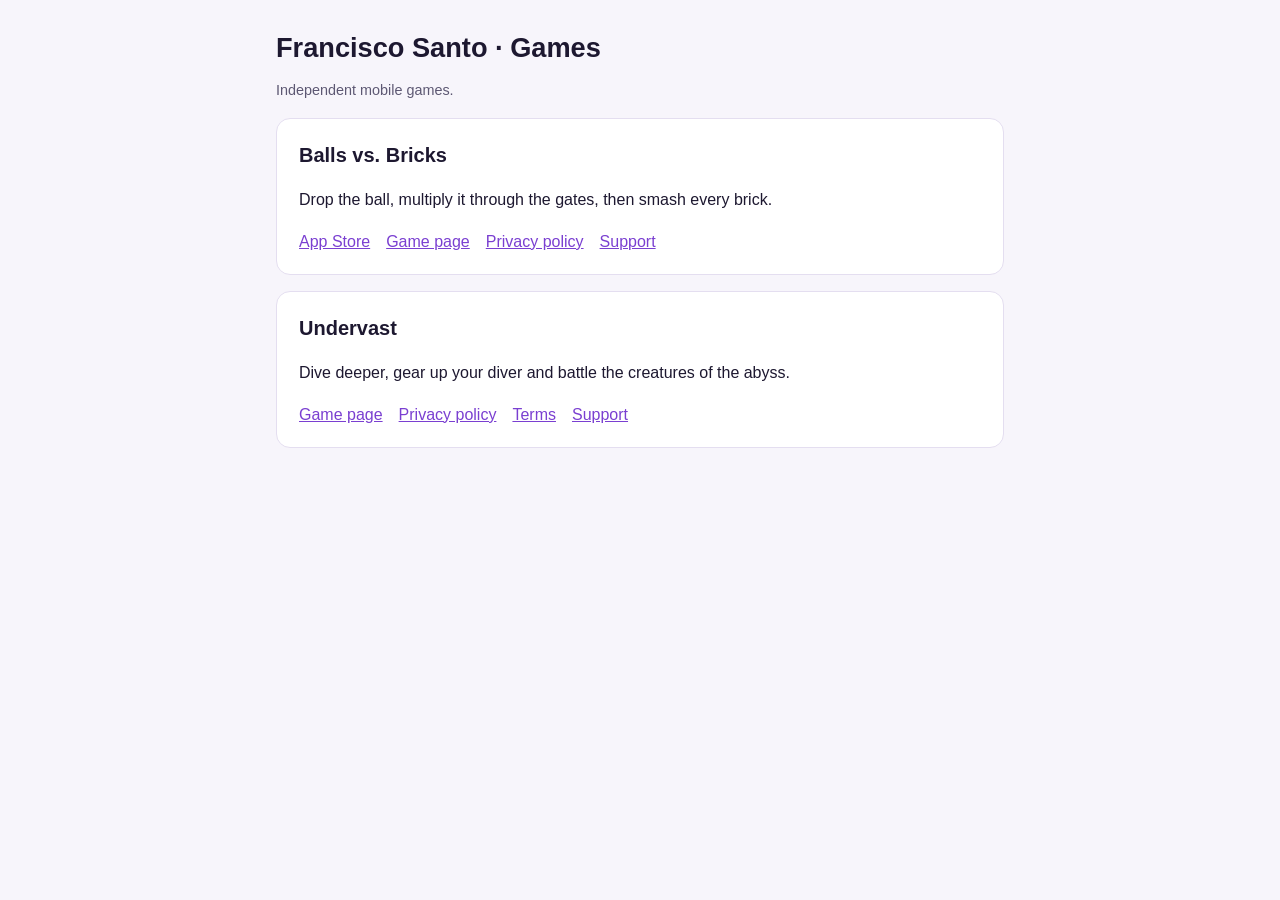
<file: index.html>
<!doctype html>
<html lang="en">
<head>
<meta charset="utf-8">
<meta name="viewport" content="width=device-width,initial-scale=1">
<title>Francisco Santo · Games</title>
<link rel="stylesheet" href="/style.css">
</head>
<body>
<main>
  <h1>Francisco Santo · Games</h1>
  <p class="dim">Independent mobile games.</p>
  <div class="card">
    <h2 style="margin-top:0">Balls vs. Bricks</h2>
    <p>Drop the ball, multiply it through the gates, then smash every brick.</p>
    <nav>
      <a href="https://apps.apple.com/app/id6814890436">App Store</a>
      <a href="/ballsxbricks/">Game page</a>
      <a href="/ballsxbricks/privacy.html">Privacy policy</a>
      <a href="/ballsxbricks/support.html">Support</a>
    </nav>
  </div>
  <div class="card">
    <h2 style="margin-top:0">Undervast</h2>
    <p>Dive deeper, gear up your diver and battle the creatures of the abyss.</p>
    <nav>
      <a href="/undervast/">Game page</a>
      <a href="/undervast/privacy.html#privacy">Privacy policy</a>
      <a href="/undervast/privacy.html#terms">Terms</a>
      <a href="/undervast/support.html">Support</a>
    </nav>
  </div>
</main>
</body>
</html>
</file>
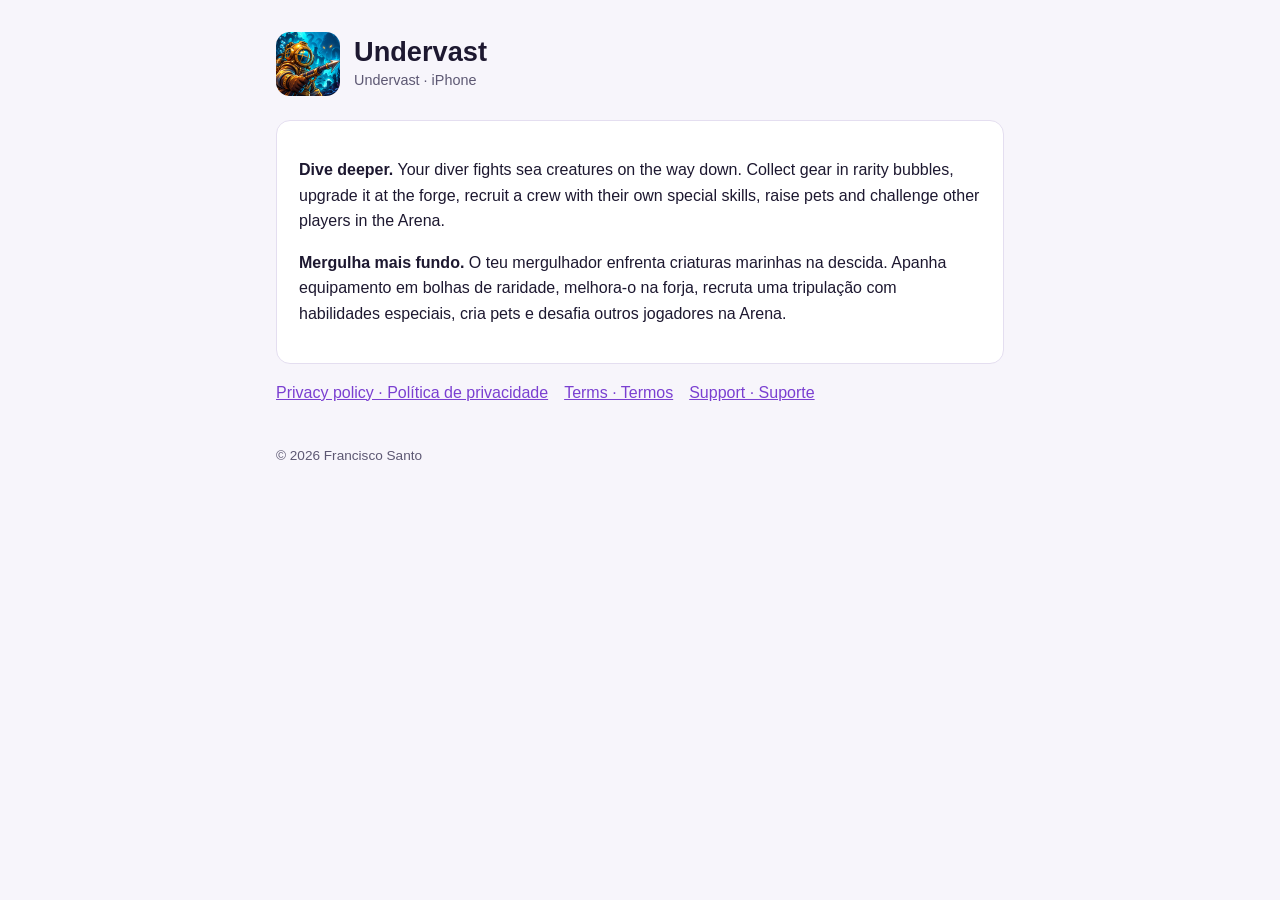
<file: undervast/index.html>
<!doctype html>
<html lang="en">
<head>
<meta charset="utf-8">
<meta name="viewport" content="width=device-width,initial-scale=1">
<title>Undervast</title>
<meta name="description" content="Undervast: dive into the deep, gear up your diver and battle sea creatures.">
<link rel="stylesheet" href="/style.css">
</head>
<body>
<main>
  <header>
    <img src="icon.png" alt="">
    <div>
      <h1>Undervast</h1>
      <div class="dim">Undervast · iPhone</div>
    </div>
  </header>
  <div class="card">
    <p><strong>Dive deeper.</strong> Your diver fights sea creatures on the way down. Collect
    gear in rarity bubbles, upgrade it at the forge, recruit a crew with their own special
    skills, raise pets and challenge other players in the Arena.</p>
    <p lang="pt"><strong>Mergulha mais fundo.</strong> O teu mergulhador enfrenta criaturas marinhas
    na descida. Apanha equipamento em bolhas de raridade, melhora-o na forja, recruta uma
    tripulação com habilidades especiais, cria pets e desafia outros jogadores na Arena.</p>
  </div>
  <nav>
    <a href="privacy.html#privacy">Privacy policy · Política de privacidade</a>
    <a href="privacy.html#terms">Terms · Termos</a>
    <a href="support.html">Support · Suporte</a>
  </nav>
  <footer>© 2026 Francisco Santo</footer>
</main>
</body>
</html>
</file>
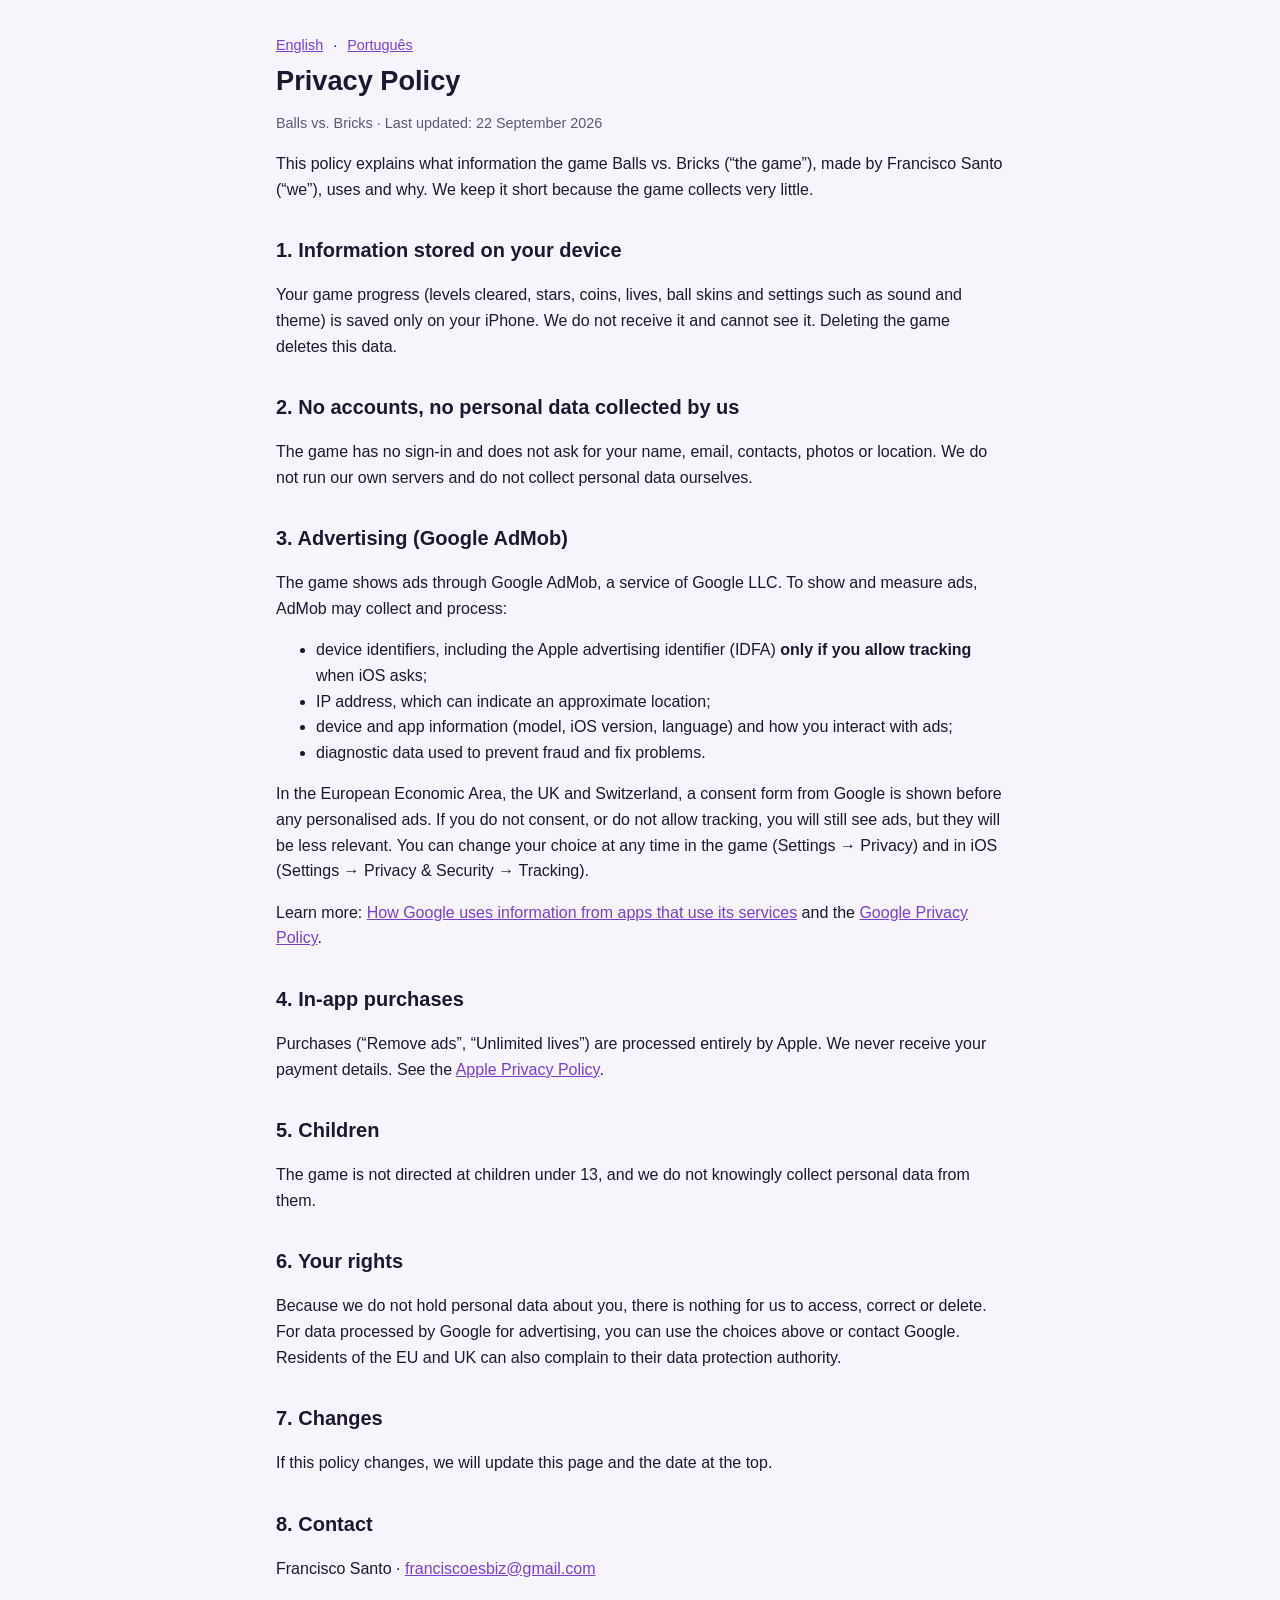
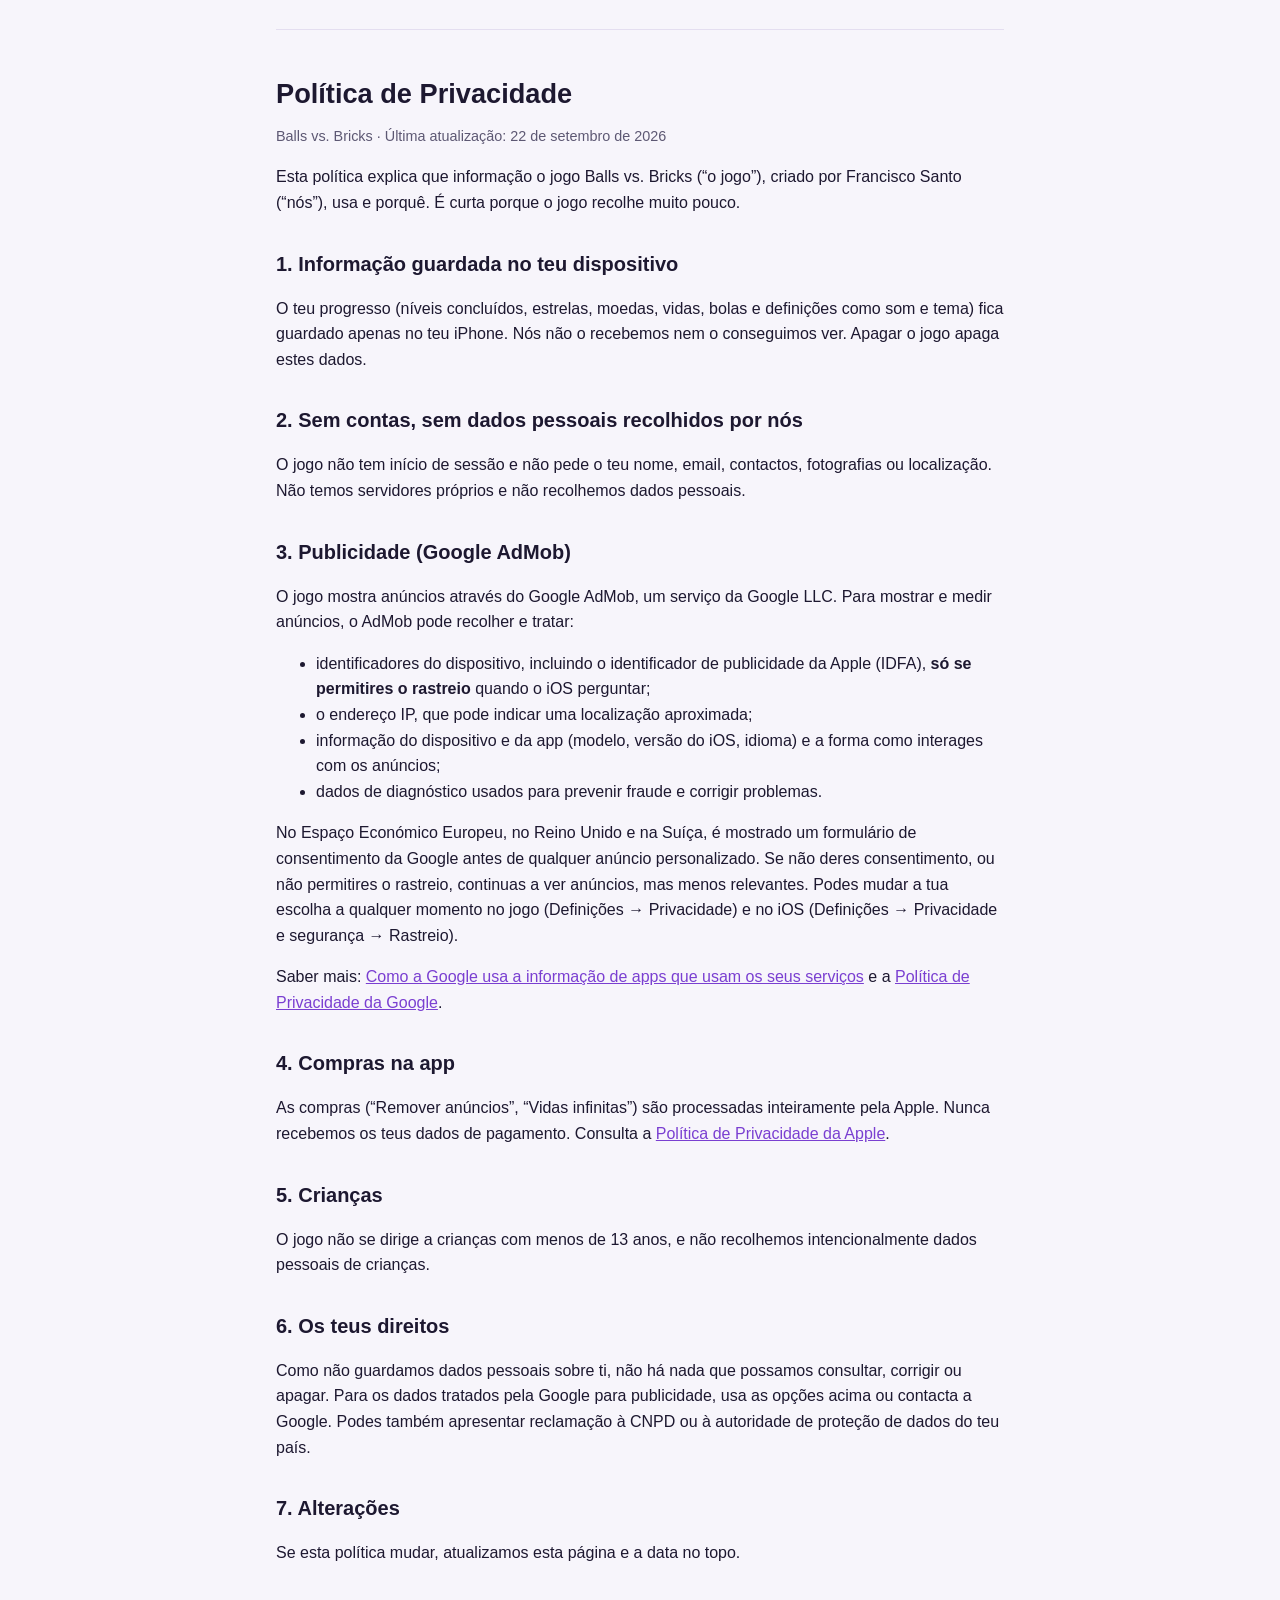
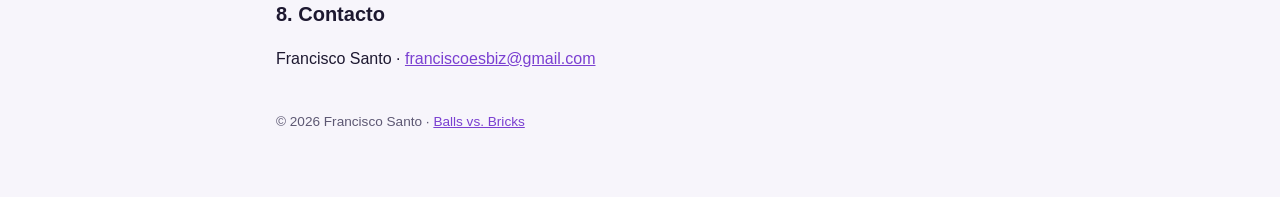
<file: ballsxbricks/privacy.html>
<!doctype html>
<html lang="en">
<head>
<meta charset="utf-8">
<meta name="viewport" content="width=device-width,initial-scale=1">
<title>Privacy Policy · Balls vs. Bricks</title>
<link rel="stylesheet" href="/style.css">
</head>
<body>
<main>
  <div class="lang"><a href="#en">English</a> · <a href="#pt">Português</a></div>

  <section id="en">
  <h1>Privacy Policy</h1>
  <p class="dim">Balls vs. Bricks · Last updated: 22 September 2026</p>

  <p>This policy explains what information the game Balls vs. Bricks (“the game”), made by
  Francisco Santo (“we”), uses and why. We keep it short because the game collects very little.</p>

  <h2>1. Information stored on your device</h2>
  <p>Your game progress (levels cleared, stars, coins, lives, ball skins and settings such as
  sound and theme) is saved only on your iPhone. We do not receive it and cannot see it.
  Deleting the game deletes this data.</p>

  <h2>2. No accounts, no personal data collected by us</h2>
  <p>The game has no sign-in and does not ask for your name, email, contacts, photos or
  location. We do not run our own servers and do not collect personal data ourselves.</p>

  <h2>3. Advertising (Google AdMob)</h2>
  <p>The game shows ads through Google AdMob, a service of Google LLC. To show and measure ads,
  AdMob may collect and process:</p>
  <ul>
    <li>device identifiers, including the Apple advertising identifier (IDFA) <strong>only if
    you allow tracking</strong> when iOS asks;</li>
    <li>IP address, which can indicate an approximate location;</li>
    <li>device and app information (model, iOS version, language) and how you interact with ads;</li>
    <li>diagnostic data used to prevent fraud and fix problems.</li>
  </ul>
  <p>In the European Economic Area, the UK and Switzerland, a consent form from Google is shown
  before any personalised ads. If you do not consent, or do not allow tracking, you will still
  see ads, but they will be less relevant. You can change your choice at any time in the game
  (Settings → Privacy) and in iOS (Settings → Privacy &amp; Security → Tracking).</p>
  <p>Learn more: <a href="https://policies.google.com/technologies/partner-sites">How Google uses
  information from apps that use its services</a> and the
  <a href="https://policies.google.com/privacy">Google Privacy Policy</a>.</p>

  <h2>4. In-app purchases</h2>
  <p>Purchases (“Remove ads”, “Unlimited lives”) are processed entirely by Apple. We never receive
  your payment details. See the <a href="https://www.apple.com/legal/privacy/">Apple Privacy
  Policy</a>.</p>

  <h2>5. Children</h2>
  <p>The game is not directed at children under 13, and we do not knowingly collect personal data
  from them.</p>

  <h2>6. Your rights</h2>
  <p>Because we do not hold personal data about you, there is nothing for us to access, correct or
  delete. For data processed by Google for advertising, you can use the choices above or contact
  Google. Residents of the EU and UK can also complain to their data protection authority.</p>

  <h2>7. Changes</h2>
  <p>If this policy changes, we will update this page and the date at the top.</p>

  <h2>8. Contact</h2>
  <p>Francisco Santo · <a href="mailto:franciscoesbiz@gmail.com">franciscoesbiz@gmail.com</a></p>
  </section>

  <hr style="border:none;border-top:1px solid var(--line);margin:48px 0">

  <section id="pt" lang="pt">
  <h1>Política de Privacidade</h1>
  <p class="dim">Balls vs. Bricks · Última atualização: 22 de setembro de 2026</p>

  <p>Esta política explica que informação o jogo Balls vs. Bricks (“o jogo”), criado por
  Francisco Santo (“nós”), usa e porquê. É curta porque o jogo recolhe muito pouco.</p>

  <h2>1. Informação guardada no teu dispositivo</h2>
  <p>O teu progresso (níveis concluídos, estrelas, moedas, vidas, bolas e definições como som e
  tema) fica guardado apenas no teu iPhone. Nós não o recebemos nem o conseguimos ver. Apagar o
  jogo apaga estes dados.</p>

  <h2>2. Sem contas, sem dados pessoais recolhidos por nós</h2>
  <p>O jogo não tem início de sessão e não pede o teu nome, email, contactos, fotografias ou
  localização. Não temos servidores próprios e não recolhemos dados pessoais.</p>

  <h2>3. Publicidade (Google AdMob)</h2>
  <p>O jogo mostra anúncios através do Google AdMob, um serviço da Google LLC. Para mostrar e medir
  anúncios, o AdMob pode recolher e tratar:</p>
  <ul>
    <li>identificadores do dispositivo, incluindo o identificador de publicidade da Apple (IDFA),
    <strong>só se permitires o rastreio</strong> quando o iOS perguntar;</li>
    <li>o endereço IP, que pode indicar uma localização aproximada;</li>
    <li>informação do dispositivo e da app (modelo, versão do iOS, idioma) e a forma como
    interages com os anúncios;</li>
    <li>dados de diagnóstico usados para prevenir fraude e corrigir problemas.</li>
  </ul>
  <p>No Espaço Económico Europeu, no Reino Unido e na Suíça, é mostrado um formulário de
  consentimento da Google antes de qualquer anúncio personalizado. Se não deres consentimento, ou
  não permitires o rastreio, continuas a ver anúncios, mas menos relevantes. Podes mudar a tua
  escolha a qualquer momento no jogo (Definições → Privacidade) e no iOS (Definições →
  Privacidade e segurança → Rastreio).</p>
  <p>Saber mais: <a href="https://policies.google.com/technologies/partner-sites?hl=pt-PT">Como a
  Google usa a informação de apps que usam os seus serviços</a> e a
  <a href="https://policies.google.com/privacy?hl=pt-PT">Política de Privacidade da Google</a>.</p>

  <h2>4. Compras na app</h2>
  <p>As compras (“Remover anúncios”, “Vidas infinitas”) são processadas inteiramente pela Apple.
  Nunca recebemos os teus dados de pagamento. Consulta a
  <a href="https://www.apple.com/pt/legal/privacy/">Política de Privacidade da Apple</a>.</p>

  <h2>5. Crianças</h2>
  <p>O jogo não se dirige a crianças com menos de 13 anos, e não recolhemos intencionalmente dados
  pessoais de crianças.</p>

  <h2>6. Os teus direitos</h2>
  <p>Como não guardamos dados pessoais sobre ti, não há nada que possamos consultar, corrigir ou
  apagar. Para os dados tratados pela Google para publicidade, usa as opções acima ou contacta a
  Google. Podes também apresentar reclamação à CNPD ou à autoridade de proteção de dados do teu
  país.</p>

  <h2>7. Alterações</h2>
  <p>Se esta política mudar, atualizamos esta página e a data no topo.</p>

  <h2>8. Contacto</h2>
  <p>Francisco Santo · <a href="mailto:franciscoesbiz@gmail.com">franciscoesbiz@gmail.com</a></p>
  </section>

  <footer>© 2026 Francisco Santo · <a href="/ballsxbricks/">Balls vs. Bricks</a></footer>
</main>
</body>
</html>
</file>
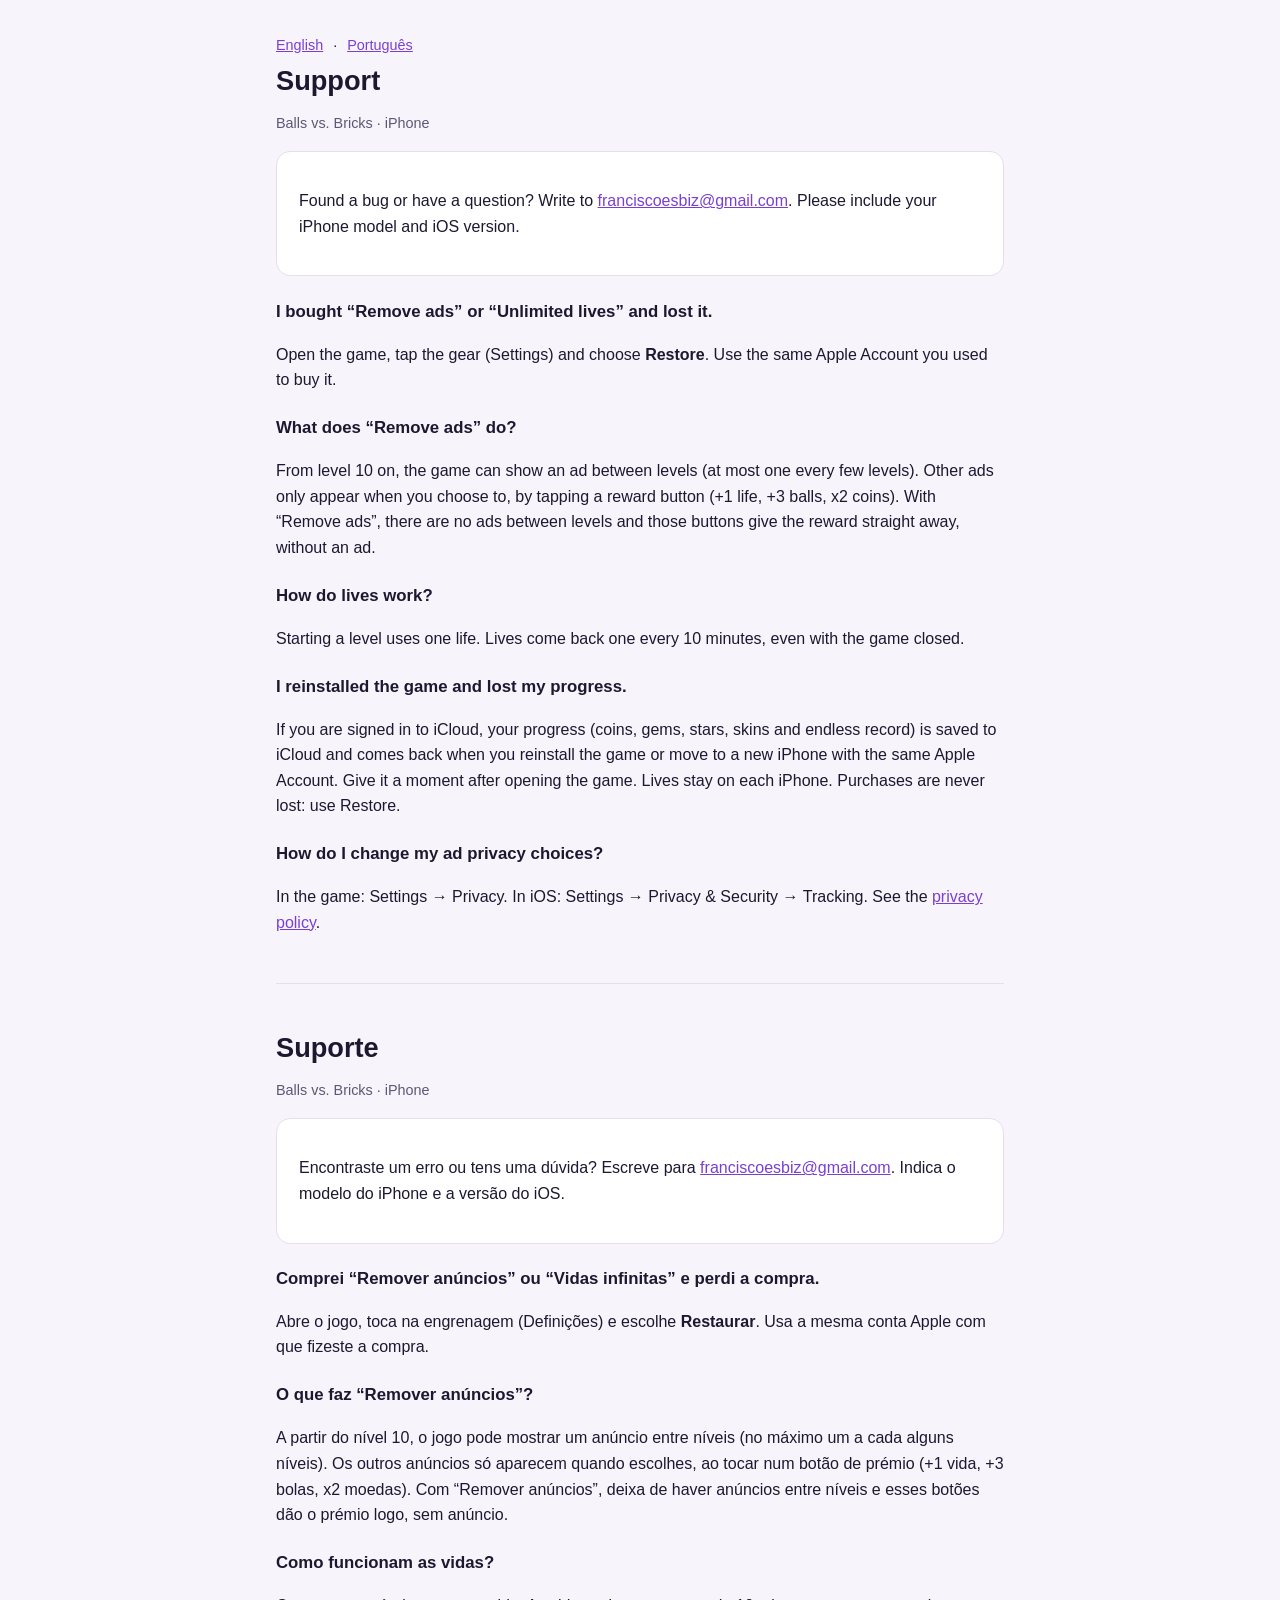
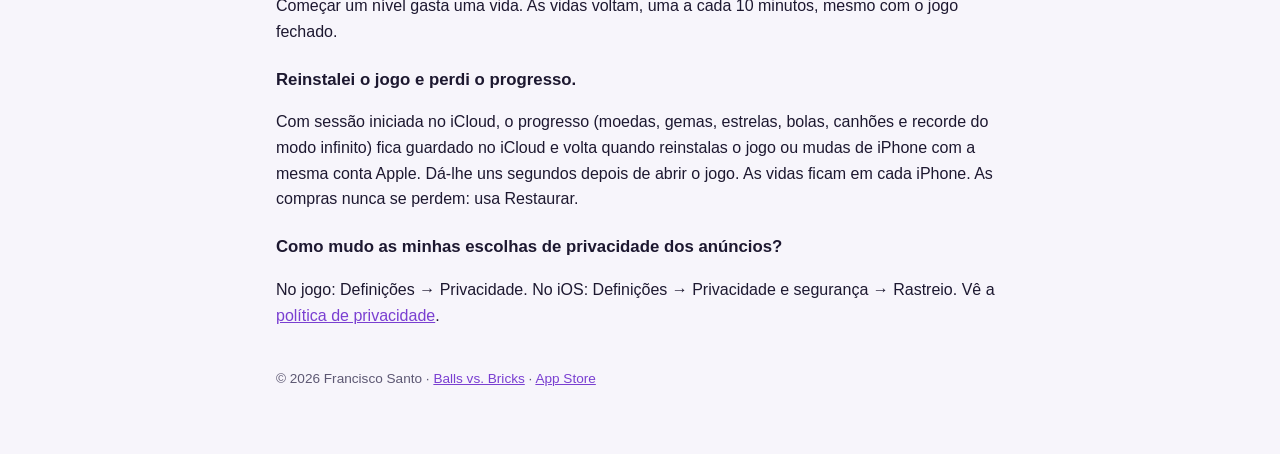
<file: ballsxbricks/support.html>
<!doctype html>
<html lang="en">
<head>
<meta charset="utf-8">
<meta name="viewport" content="width=device-width,initial-scale=1">
<title>Support · Balls vs. Bricks</title>
<link rel="stylesheet" href="/style.css">
</head>
<body>
<main>
  <div class="lang"><a href="#en">English</a> · <a href="#pt">Português</a></div>

  <section id="en">
  <h1>Support</h1>
  <p class="dim">Balls vs. Bricks · iPhone</p>
  <div class="card">
    <p>Found a bug or have a question? Write to
    <a href="mailto:franciscoesbiz@gmail.com?subject=Balls%20vs.%20Bricks">franciscoesbiz@gmail.com</a>.
    Please include your iPhone model and iOS version.</p>
  </div>
  <h3>I bought “Remove ads” or “Unlimited lives” and lost it.</h3>
  <p>Open the game, tap the gear (Settings) and choose <strong>Restore</strong>. Use the same
  Apple Account you used to buy it.</p>
  <h3>What does “Remove ads” do?</h3>
  <p>From level 10 on, the game can show an ad between levels (at most one every few levels).
  Other ads only appear when you choose to, by tapping a reward button (+1 life, +3 balls,
  x2 coins). With “Remove ads”, there are no ads between levels and those buttons give the
  reward straight away, without an ad.</p>
  <h3>How do lives work?</h3>
  <p>Starting a level uses one life. Lives come back one every 10 minutes, even with the game
  closed.</p>
  <h3>I reinstalled the game and lost my progress.</h3>
  <p>If you are signed in to iCloud, your progress (coins, gems, stars, skins and endless
  record) is saved to iCloud and comes back when you reinstall the game or move to a new
  iPhone with the same Apple Account. Give it a moment after opening the game. Lives stay on
  each iPhone. Purchases are never lost: use Restore.</p>
  <h3>How do I change my ad privacy choices?</h3>
  <p>In the game: Settings → Privacy. In iOS: Settings → Privacy &amp; Security → Tracking. See the
  <a href="privacy.html">privacy policy</a>.</p>
  </section>

  <hr style="border:none;border-top:1px solid var(--line);margin:48px 0">

  <section id="pt" lang="pt">
  <h1>Suporte</h1>
  <p class="dim">Balls vs. Bricks · iPhone</p>
  <div class="card">
    <p>Encontraste um erro ou tens uma dúvida? Escreve para
    <a href="mailto:franciscoesbiz@gmail.com?subject=Balls%20vs.%20Bricks">franciscoesbiz@gmail.com</a>.
    Indica o modelo do iPhone e a versão do iOS.</p>
  </div>
  <h3>Comprei “Remover anúncios” ou “Vidas infinitas” e perdi a compra.</h3>
  <p>Abre o jogo, toca na engrenagem (Definições) e escolhe <strong>Restaurar</strong>. Usa a mesma
  conta Apple com que fizeste a compra.</p>
  <h3>O que faz “Remover anúncios”?</h3>
  <p>A partir do nível 10, o jogo pode mostrar um anúncio entre níveis (no máximo um a cada
  alguns níveis). Os outros anúncios só aparecem quando escolhes, ao tocar num botão de prémio
  (+1 vida, +3 bolas, x2 moedas). Com “Remover anúncios”, deixa de haver anúncios entre níveis e
  esses botões dão o prémio logo, sem anúncio.</p>
  <h3>Como funcionam as vidas?</h3>
  <p>Começar um nível gasta uma vida. As vidas voltam, uma a cada 10 minutos, mesmo com o jogo
  fechado.</p>
  <h3>Reinstalei o jogo e perdi o progresso.</h3>
  <p>Com sessão iniciada no iCloud, o progresso (moedas, gemas, estrelas, bolas, canhões e
  recorde do modo infinito) fica guardado no iCloud e volta quando reinstalas o jogo ou mudas
  de iPhone com a mesma conta Apple. Dá-lhe uns segundos depois de abrir o jogo. As vidas ficam
  em cada iPhone. As compras nunca se perdem: usa Restaurar.</p>
  <h3>Como mudo as minhas escolhas de privacidade dos anúncios?</h3>
  <p>No jogo: Definições → Privacidade. No iOS: Definições → Privacidade e segurança → Rastreio.
  Vê a <a href="privacy.html">política de privacidade</a>.</p>
  </section>

  <footer>© 2026 Francisco Santo · <a href="/ballsxbricks/">Balls vs. Bricks</a> · <a href="https://apps.apple.com/app/id6814890436">App Store</a></footer>
</main>
</body>
</html>
</file>
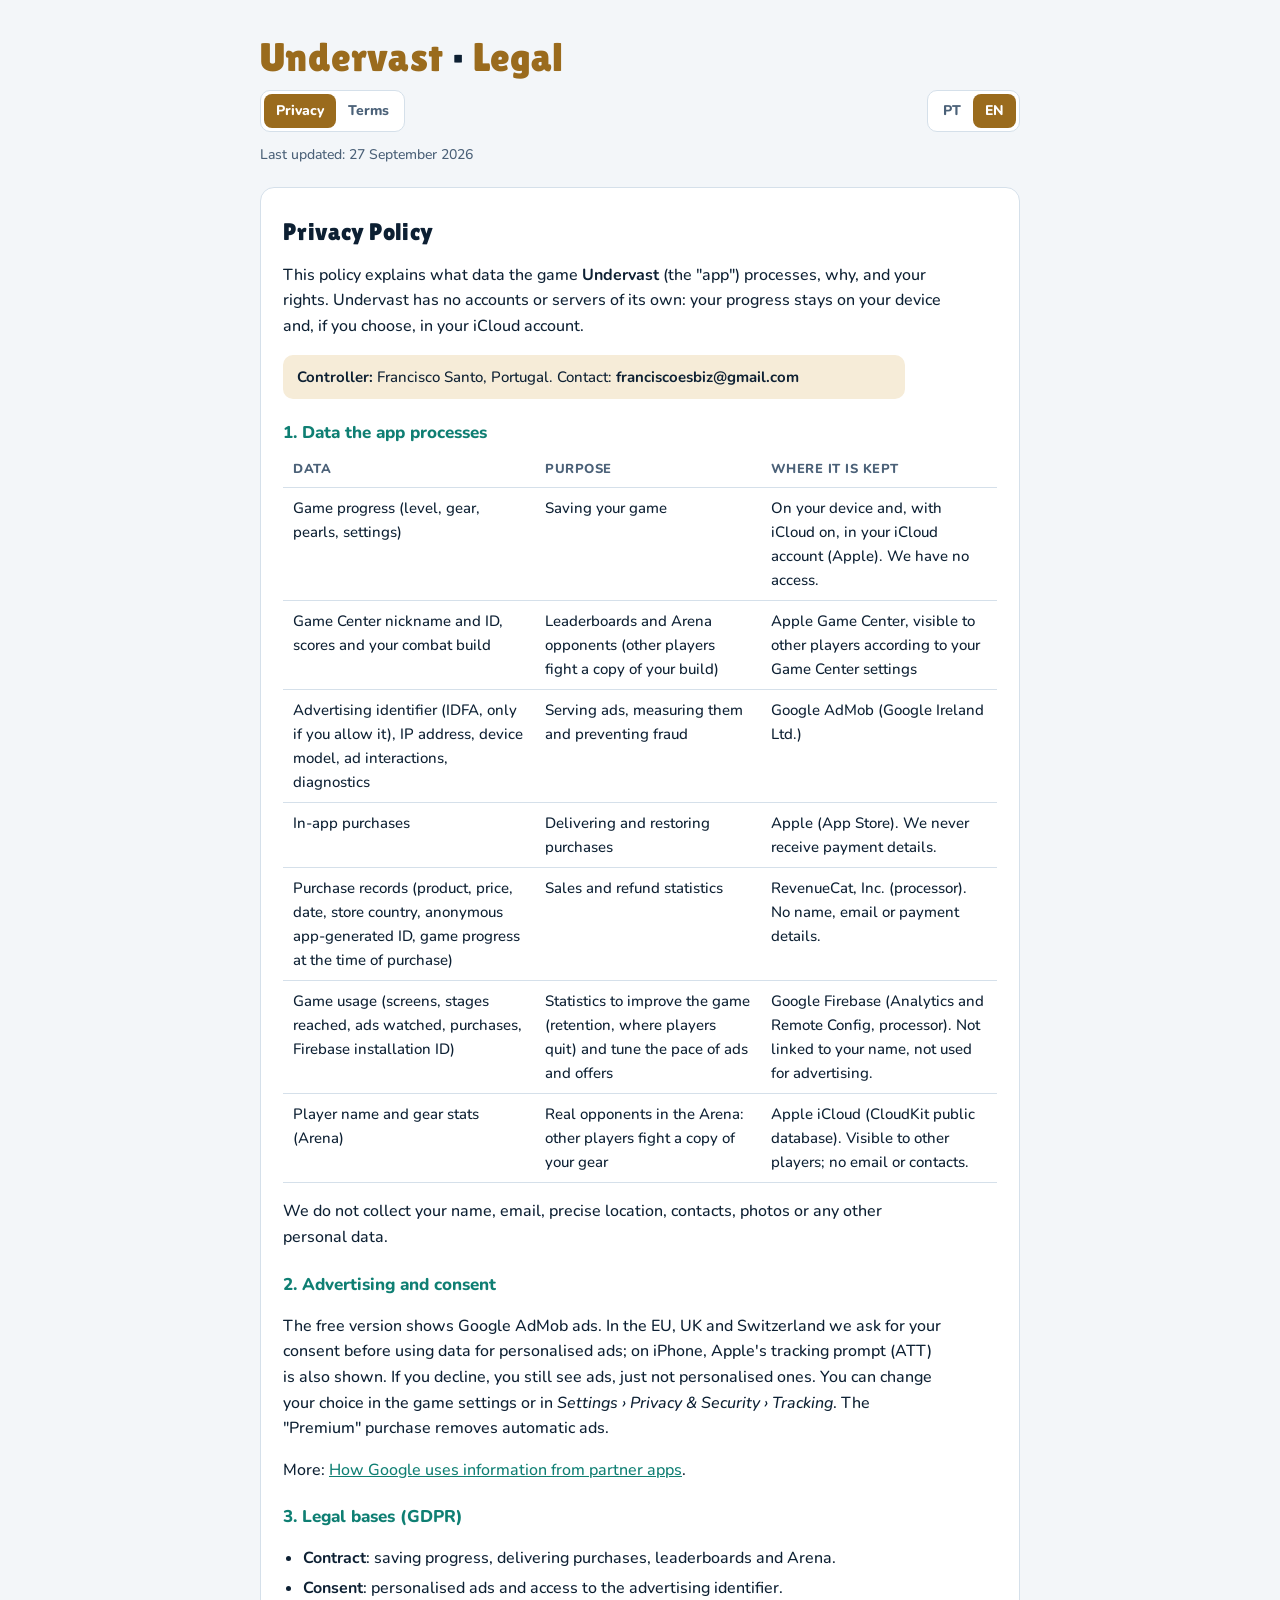
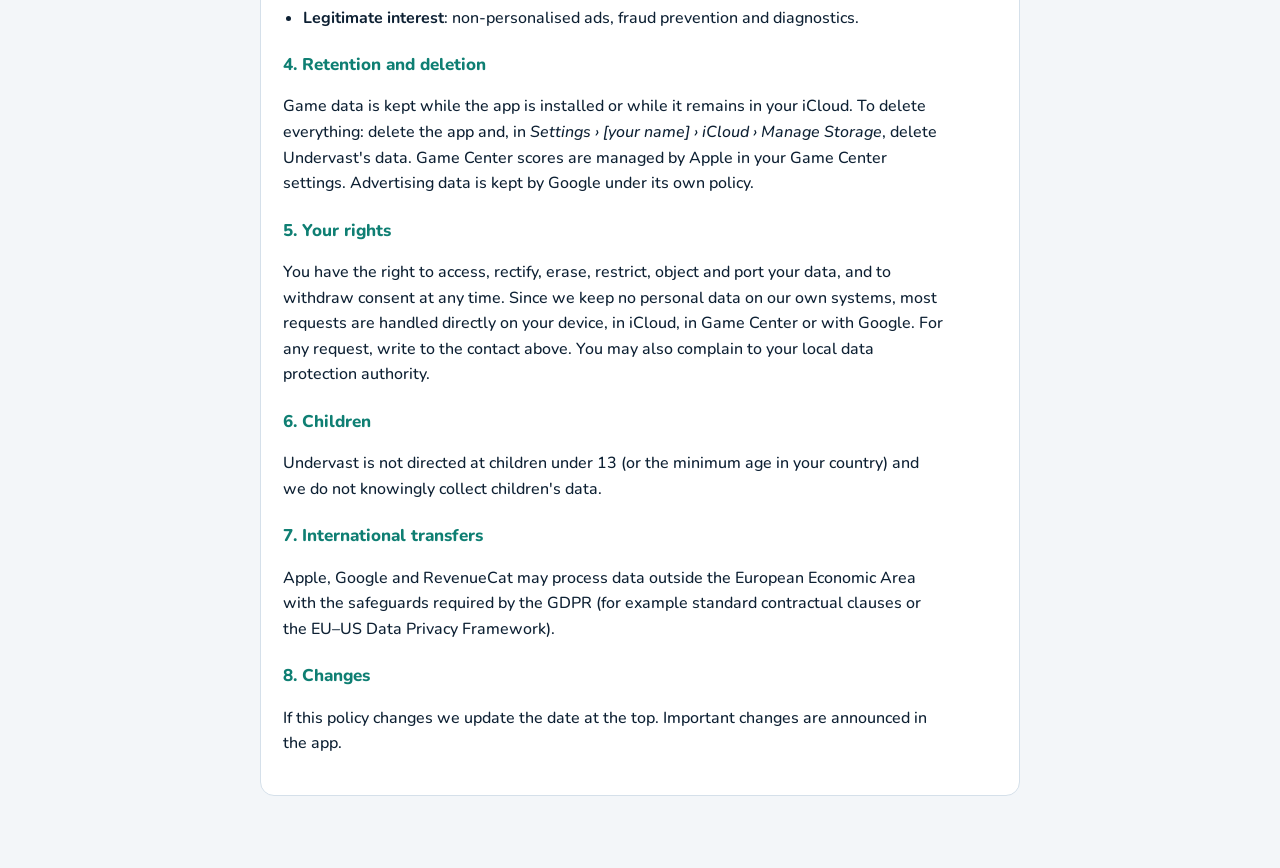
<file: undervast/privacy.html>
<!doctype html>
<html lang="pt">
<head>
<meta charset="utf-8">
<meta name="viewport" content="width=device-width,initial-scale=1">
<title>Privacy Policy &amp; Terms · Undervast</title>
<link rel="preconnect" href="https://fonts.googleapis.com">
<link rel="preconnect" href="https://fonts.gstatic.com" crossorigin>
<link rel="stylesheet" href="https://fonts.googleapis.com/css2?family=Lilita+One&family=Nunito:wght@500;700;800&display=swap">
<style>
:root {
  --bg: #f3f6f9; --paper: #ffffff; --ink: #0d2033; --dim: #4b6178; --line: #d5e0ea;
  --brass: #9a6b1d; --brass-bg: #f6ecd8; --teal: #0f7f73;
  --display: "Lilita One", "Arial Rounded MT Bold", "Trebuchet MS", system-ui, sans-serif;
  --body: "Nunito", ui-rounded, "Segoe UI", system-ui, sans-serif;
}
@media (prefers-color-scheme: dark) {
  :root:not([data-theme="light"]) { color-scheme: dark;
    --bg: #06142a; --paper: #0c2139; --ink: #eaf1f8; --dim: #9fb3c8; --line: #1f4064;
    --brass: #e0b25e; --brass-bg: #2a2412; --teal: #3fd9c4; }
}
:root[data-theme="dark"] { color-scheme: dark;
  --bg: #06142a; --paper: #0c2139; --ink: #eaf1f8; --dim: #9fb3c8; --line: #1f4064;
  --brass: #e0b25e; --brass-bg: #2a2412; --teal: #3fd9c4; }

body { background: var(--bg); color: var(--ink); font: 500 16px/1.6 var(--body); padding-inline: 16px; }
.wrap { max-width: 760px; margin: 0 auto; padding-block: 28px 64px; display: grid; gap: 20px; }
header { display: grid; gap: 12px; }
h1 { font: 400 clamp(30px, 6vw, 40px)/1.05 var(--display); margin: 0; letter-spacing: .4px; text-wrap: balance; }
h1 span { color: var(--brass); }
.bar { display: flex; flex-wrap: wrap; gap: 8px; align-items: center; justify-content: space-between; }
.seg { display: inline-flex; background: var(--paper); border: 1px solid var(--line); border-radius: 10px; padding: 3px; }
.seg a { text-decoration: none; color: var(--dim); padding: 6px 12px; border-radius: 8px; font-weight: 800; font-size: 14px; }
.seg a[aria-current="true"] { background: var(--brass); color: var(--paper); }
.meta { color: var(--dim); font-size: 14px; }
article { background: var(--paper); border: 1px solid var(--line); border-radius: 14px; padding: 8px 22px 22px; }
h2 { font: 400 24px/1.2 var(--display); margin: 22px 0 6px; letter-spacing: .3px; text-wrap: balance; }
h3 { font-size: 17px; font-weight: 800; margin: 20px 0 4px; color: var(--teal); }
p, li { max-width: 66ch; }
ul { padding-left: 20px; }
li + li { margin-top: 4px; }
.note { background: var(--brass-bg); border-radius: 10px; padding: 10px 14px; font-size: 15px; }
table { border-collapse: collapse; width: 100%; font-size: 15px; }
.tbl { overflow-x: auto; }
th, td { text-align: left; padding: 8px 10px; border-bottom: 1px solid var(--line); vertical-align: top; }
th { font-weight: 800; color: var(--dim); font-size: 13px; text-transform: uppercase; letter-spacing: .5px; }
a { color: var(--teal); }
a:focus-visible { outline: 3px solid var(--teal); outline-offset: 2px; }
code { font-size: 14px; }
</style>
</head>
<body>

<div class="wrap">
  <header>
    <h1><span>Undervast</span> · <span data-l="pt">Informação legal</span><span data-l="en" hidden>Legal</span></h1>
    <div class="bar">
      <nav class="seg" aria-label="Documento">
        <a href="#privacidade" data-doc="privacy"><span data-l="pt">Privacidade</span><span data-l="en" hidden>Privacy</span></a>
        <a href="#termos" data-doc="terms"><span data-l="pt">Termos</span><span data-l="en" hidden>Terms</span></a>
      </nav>
      <nav class="seg" aria-label="Língua / Language">
        <a href="#pt" data-lang="pt">PT</a>
        <a href="#en" data-lang="en">EN</a>
      </nav>
    </div>
    <div class="meta"><span data-l="pt">Última atualização: 27 de setembro de 2026</span><span data-l="en" hidden>Last updated: 27 September 2026</span></div>
  </header>

  <!-- ===================== PRIVACIDADE (PT) ===================== -->
  <article data-doc="privacy" data-l="pt">
    <h2>Política de Privacidade</h2>
    <p>Esta política explica que dados o jogo <b>Undervast</b> (a "app") trata, porquê e que direitos tens. O Undervast não tem contas próprias nem servidores próprios: o progresso fica no teu dispositivo e, se quiseres, na tua conta iCloud.</p>
    <p class="note"><b>Responsável pelo tratamento:</b> Francisco Santo, Portugal. Contacto: <b>franciscoesbiz@gmail.com</b></p>

    <h3>1. Dados que a app trata</h3>
    <div class="tbl"><table>
      <tr><th>Dados</th><th>Para quê</th><th>Onde ficam</th></tr>
      <tr><td>Progresso do jogo (nível, equipamento, pérolas, definições)</td><td>Guardar o jogo</td><td>No dispositivo e, com o iCloud ligado, na tua conta iCloud (Apple). Não temos acesso.</td></tr>
      <tr><td>Alcunha e ID do Game Center, pontuações e a tua configuração de combate</td><td>Rankings e adversários da Arena (outros jogadores lutam contra uma cópia da tua configuração)</td><td>Apple Game Center, visível a outros jogadores conforme as tuas definições do Game Center</td></tr>
      <tr><td>Identificador de publicidade (IDFA, só se autorizares), endereço IP, modelo do dispositivo, interações com anúncios, dados de diagnóstico</td><td>Mostrar anúncios, medir o seu desempenho e evitar fraude</td><td>Google AdMob (Google Ireland Ltd.)</td></tr>
      <tr><td>Compras dentro da app</td><td>Entregar o que compraste e restaurar compras</td><td>Apple (App Store). Não recebemos dados de pagamento.</td></tr>
      <tr><td>Registo das compras (produto, preço, data, país da loja, ID anónimo gerado pela app, progresso no jogo no momento da compra)</td><td>Estatísticas de vendas e reembolsos</td><td>RevenueCat, Inc. (subcontratante). Sem nome, email nem dados de pagamento.</td></tr>
      <tr><td>Utilização do jogo (ecrãs, fases alcançadas, anúncios vistos, compras, ID de instalação da Firebase)</td><td>Estatísticas para melhorar o jogo (retenção, onde os jogadores desistem) e ajustar o ritmo de anúncios e ofertas</td><td>Google Firebase (Analytics e Remote Config, subcontratante). Não ligado ao seu nome nem usado para publicidade.</td></tr>
      <tr><td>Nome de jogador e atributos do equipamento (Arena)</td><td>Adversários reais na Arena: outros jogadores lutam contra uma cópia do seu equipamento</td><td>Apple iCloud (base pública do CloudKit). Visível para outros jogadores; sem email nem contactos.</td></tr>
    </table></div>
    <p>Não recolhemos o teu nome, email, localização precisa, contactos, fotografias nem qualquer outro dado pessoal.</p>

    <h3>2. Publicidade e consentimento</h3>
    <p>A versão gratuita mostra anúncios do Google AdMob. Na União Europeia, Reino Unido e Suíça pedimos o teu consentimento antes de usar dados para anúncios personalizados; no iPhone também aparece o pedido de rastreio da Apple (ATT). Se recusares, continuas a ver anúncios, mas não personalizados. Podes mudar a decisão nas definições do jogo ou em <i>Ajustes › Privacidade e segurança › Rastreio</i>. A compra "Premium" remove os anúncios automáticos.</p>
    <p>Mais informação: <a href="https://policies.google.com/technologies/partner-sites" target="_blank" rel="noopener">Como a Google usa os dados das apps parceiras</a>.</p>

    <h3>3. Bases legais (RGPD)</h3>
    <ul>
      <li><b>Execução do contrato</b>: guardar o progresso, entregar compras, rankings e Arena.</li>
      <li><b>Consentimento</b>: anúncios personalizados e acesso ao identificador de publicidade.</li>
      <li><b>Interesse legítimo</b>: anúncios não personalizados, prevenção de fraude e diagnóstico.</li>
    </ul>

    <h3>4. Conservação e eliminação</h3>
    <p>Os dados do jogo ficam enquanto a app estiver instalada ou enquanto estiverem no teu iCloud. Para apagar tudo: apaga a app e, em <i>Ajustes › [o teu nome] › iCloud › Gerir armazenamento</i>, apaga os dados do Undervast. As pontuações do Game Center são geridas pela Apple nas definições do Game Center. Os dados de publicidade são conservados pela Google conforme a sua política.</p>

    <h3>5. Os teus direitos</h3>
    <p>Tens direito de acesso, retificação, apagamento, limitação, oposição e portabilidade, e de retirar o consentimento a qualquer momento. Como não guardamos dados pessoais nos nossos sistemas, a maioria destes pedidos resolve-se diretamente no dispositivo, no iCloud, no Game Center ou junto da Google. Para qualquer pedido, escreve para o contacto acima. Podes também reclamar junto da autoridade de proteção de dados do teu país (em Portugal, a <a href="https://www.cnpd.pt" target="_blank" rel="noopener">CNPD</a>).</p>

    <h3>6. Crianças</h3>
    <p>O Undervast não se destina a crianças com menos de 13 anos (ou a idade mínima aplicável no teu país) e não recolhemos intencionalmente dados de crianças.</p>

    <h3>7. Transferências internacionais</h3>
    <p>A Apple, a Google e a RevenueCat podem tratar dados fora do Espaço Económico Europeu, com as garantias previstas no RGPD (por exemplo, cláusulas contratuais-tipo ou o EU–US Data Privacy Framework).</p>

    <h3>8. Alterações</h3>
    <p>Se esta política mudar, atualizamos a data no topo. Alterações importantes são avisadas dentro da app.</p>
  </article>

  <!-- ===================== PRIVACY (EN) ===================== -->
  <article data-doc="privacy" data-l="en" hidden>
    <h2>Privacy Policy</h2>
    <p>This policy explains what data the game <b>Undervast</b> (the "app") processes, why, and your rights. Undervast has no accounts or servers of its own: your progress stays on your device and, if you choose, in your iCloud account.</p>
    <p class="note"><b>Controller:</b> Francisco Santo, Portugal. Contact: <b>franciscoesbiz@gmail.com</b></p>

    <h3>1. Data the app processes</h3>
    <div class="tbl"><table>
      <tr><th>Data</th><th>Purpose</th><th>Where it is kept</th></tr>
      <tr><td>Game progress (level, gear, pearls, settings)</td><td>Saving your game</td><td>On your device and, with iCloud on, in your iCloud account (Apple). We have no access.</td></tr>
      <tr><td>Game Center nickname and ID, scores and your combat build</td><td>Leaderboards and Arena opponents (other players fight a copy of your build)</td><td>Apple Game Center, visible to other players according to your Game Center settings</td></tr>
      <tr><td>Advertising identifier (IDFA, only if you allow it), IP address, device model, ad interactions, diagnostics</td><td>Serving ads, measuring them and preventing fraud</td><td>Google AdMob (Google Ireland Ltd.)</td></tr>
      <tr><td>In-app purchases</td><td>Delivering and restoring purchases</td><td>Apple (App Store). We never receive payment details.</td></tr>
      <tr><td>Purchase records (product, price, date, store country, anonymous app-generated ID, game progress at the time of purchase)</td><td>Sales and refund statistics</td><td>RevenueCat, Inc. (processor). No name, email or payment details.</td></tr>
      <tr><td>Game usage (screens, stages reached, ads watched, purchases, Firebase installation ID)</td><td>Statistics to improve the game (retention, where players quit) and tune the pace of ads and offers</td><td>Google Firebase (Analytics and Remote Config, processor). Not linked to your name, not used for advertising.</td></tr>
      <tr><td>Player name and gear stats (Arena)</td><td>Real opponents in the Arena: other players fight a copy of your gear</td><td>Apple iCloud (CloudKit public database). Visible to other players; no email or contacts.</td></tr>
    </table></div>
    <p>We do not collect your name, email, precise location, contacts, photos or any other personal data.</p>

    <h3>2. Advertising and consent</h3>
    <p>The free version shows Google AdMob ads. In the EU, UK and Switzerland we ask for your consent before using data for personalised ads; on iPhone, Apple's tracking prompt (ATT) is also shown. If you decline, you still see ads, just not personalised ones. You can change your choice in the game settings or in <i>Settings › Privacy &amp; Security › Tracking</i>. The "Premium" purchase removes automatic ads.</p>
    <p>More: <a href="https://policies.google.com/technologies/partner-sites" target="_blank" rel="noopener">How Google uses information from partner apps</a>.</p>

    <h3>3. Legal bases (GDPR)</h3>
    <ul>
      <li><b>Contract</b>: saving progress, delivering purchases, leaderboards and Arena.</li>
      <li><b>Consent</b>: personalised ads and access to the advertising identifier.</li>
      <li><b>Legitimate interest</b>: non-personalised ads, fraud prevention and diagnostics.</li>
    </ul>

    <h3>4. Retention and deletion</h3>
    <p>Game data is kept while the app is installed or while it remains in your iCloud. To delete everything: delete the app and, in <i>Settings › [your name] › iCloud › Manage Storage</i>, delete Undervast's data. Game Center scores are managed by Apple in your Game Center settings. Advertising data is kept by Google under its own policy.</p>

    <h3>5. Your rights</h3>
    <p>You have the right to access, rectify, erase, restrict, object and port your data, and to withdraw consent at any time. Since we keep no personal data on our own systems, most requests are handled directly on your device, in iCloud, in Game Center or with Google. For any request, write to the contact above. You may also complain to your local data protection authority.</p>

    <h3>6. Children</h3>
    <p>Undervast is not directed at children under 13 (or the minimum age in your country) and we do not knowingly collect children's data.</p>

    <h3>7. International transfers</h3>
    <p>Apple, Google and RevenueCat may process data outside the European Economic Area with the safeguards required by the GDPR (for example standard contractual clauses or the EU–US Data Privacy Framework).</p>

    <h3>8. Changes</h3>
    <p>If this policy changes we update the date at the top. Important changes are announced in the app.</p>
  </article>

  <!-- ===================== TERMOS (PT) ===================== -->
  <article data-doc="terms" data-l="pt" hidden>
    <h2>Termos de Utilização</h2>
    <p>Ao descarregar ou usar o Undervast aceitas estes termos e o <a href="https://www.apple.com/legal/internet-services/itunes/dev/stdeula/" target="_blank" rel="noopener">Contrato de Licença de Utilizador Final padrão da Apple</a> (EULA). Em caso de conflito, prevalece o EULA da Apple, exceto no que estes termos acrescentam.</p>

    <h3>1. Licença</h3>
    <p>Recebes uma licença pessoal, não exclusiva e intransmissível para jogar o Undervast num dispositivo Apple que controles. Não podes copiar, modificar, fazer engenharia inversa, revender nem usar batotas, bots ou ferramentas que alterem o jogo ou o Game Center.</p>

    <h3>2. Conteúdo virtual e compras</h3>
    <ul>
      <li>As pérolas, o equipamento, as criaturas e qualquer outro conteúdo do jogo são virtuais, não têm valor monetário e não podem ser trocados por dinheiro nem transferidos para outras pessoas.</li>
      <li>As compras são processadas pela Apple. Reembolsos são pedidos à Apple em <a href="https://reportaproblem.apple.com" target="_blank" rel="noopener">reportaproblem.apple.com</a>.</li>
      <li>Compras não consumíveis (Premium) podem ser restauradas nas definições do jogo com a mesma conta Apple.</li>
      <li>As compras consumíveis (pacote da zona, pérolas e a oferta especial de 1 item) são entregues uma vez e não se restauram. A oferta especial é sempre identificada como compra, mostra o preço antes de comprar e entrega exatamente o item mostrado.</li>
      <li>Podemos ajustar o equilíbrio do jogo (valores, probabilidades, recompensas) em atualizações para o manter justo e divertido.</li>
    </ul>

    <h3>3. Arena e Game Center</h3>
    <p>Na Arena lutas contra cópias automáticas das configurações de outros jogadores obtidas através do Game Center. Os nomes mostrados são os nomes públicos do Game Center. Podemos remover pontuações claramente obtidas por batota.</p>

    <h3>4. Disponibilidade</h3>
    <p>O jogo funciona sem internet, exceto a Arena, os rankings, os anúncios e as compras. Não garantimos que o jogo esteja sempre disponível ou sem erros. Podemos alterar ou descontinuar funcionalidades, avisando com antecedência razoável quando afetarem compras.</p>

    <h3>5. Responsabilidade</h3>
    <p>O jogo é fornecido "tal como está". Na medida permitida por lei, não somos responsáveis por danos indiretos ou perda de progresso causada por falhas do dispositivo, do iCloud ou de terceiros. Nada nestes termos limita os teus direitos enquanto consumidor.</p>

    <h3>6. Lei aplicável</h3>
    <p>Estes termos regem-se pela lei portuguesa, sem prejuízo das normas imperativas de proteção do consumidor do teu país de residência.</p>

    <h3>7. Contacto</h3>
    <p class="note">Francisco Santo · <b>franciscoesbiz@gmail.com</b></p>
  </article>

  <!-- ===================== TERMS (EN) ===================== -->
  <article data-doc="terms" data-l="en" hidden>
    <h2>Terms of Use</h2>
    <p>By downloading or using Undervast you accept these terms and Apple's <a href="https://www.apple.com/legal/internet-services/itunes/dev/stdeula/" target="_blank" rel="noopener">standard Licensed Application End User License Agreement</a> (EULA). If they conflict, Apple's EULA prevails except where these terms add to it.</p>

    <h3>1. Licence</h3>
    <p>You get a personal, non-exclusive, non-transferable licence to play Undervast on an Apple device you control. You may not copy, modify, reverse engineer or resell it, or use cheats, bots or tools that alter the game or Game Center.</p>

    <h3>2. Virtual content and purchases</h3>
    <ul>
      <li>Pearls, gear, creatures and any other in-game content are virtual, have no monetary value and cannot be exchanged for money or transferred to others.</li>
      <li>Purchases are processed by Apple. Refunds are requested from Apple at <a href="https://reportaproblem.apple.com" target="_blank" rel="noopener">reportaproblem.apple.com</a>.</li>
      <li>Non-consumable purchases (Premium) can be restored in the game settings with the same Apple Account.</li>
      <li>Consumable purchases (zone pack, pearls and the one-item special offer) are delivered once and cannot be restored. The special offer is always labelled as a purchase, shows its price before you buy and delivers exactly the item shown.</li>
      <li>We may rebalance the game (values, odds, rewards) in updates to keep it fair and fun.</li>
    </ul>

    <h3>3. Arena and Game Center</h3>
    <p>In the Arena you fight automated copies of other players' builds obtained through Game Center. Names shown are public Game Center names. We may remove scores clearly obtained by cheating.</p>

    <h3>4. Availability</h3>
    <p>The game works offline, except the Arena, leaderboards, ads and purchases. We do not guarantee the game will always be available or error-free. We may change or discontinue features, with reasonable notice when purchases are affected.</p>

    <h3>5. Liability</h3>
    <p>The game is provided "as is". To the extent permitted by law we are not liable for indirect damages or loss of progress caused by device, iCloud or third-party failures. Nothing in these terms limits your statutory consumer rights.</p>

    <h3>6. Governing law</h3>
    <p>These terms are governed by Portuguese law, without prejudice to the mandatory consumer protection rules of your country of residence.</p>

    <h3>7. Contact</h3>
    <p class="note">Francisco Santo · <b>franciscoesbiz@gmail.com</b></p>
  </article>
</div>

<script>
// Documento e língua escolhidos pelo endereço: #privacidade / #termos, #pt / #en.
let doc = 'privacy', lang = (navigator.language || 'pt').toLowerCase().startsWith('pt') ? 'pt' : 'en';
function apply() {
  document.querySelectorAll('[data-l]').forEach(el => {
    const d = el.getAttribute('data-doc');
    el.hidden = el.getAttribute('data-l') !== lang || (d && el.tagName === 'ARTICLE' && d !== doc);
  });
  document.querySelectorAll('article').forEach(a => { a.hidden = a.dataset.l !== lang || a.dataset.doc !== doc; });
  document.querySelectorAll('.seg a').forEach(a => a.setAttribute('aria-current',
    String(a.dataset.doc === doc || a.dataset.lang === lang)));
  document.documentElement.lang = lang;
}
function fromHash() {
  const h = location.hash.slice(1);
  if (h === 'termos' || h === 'terms') doc = 'terms';
  if (h === 'privacidade' || h === 'privacy') doc = 'privacy';
  if (h === 'pt' || h === 'en') lang = h;
  apply();
}
document.querySelectorAll('.seg a').forEach(a => a.addEventListener('click', e => {
  e.preventDefault();
  if (a.dataset.doc) doc = a.dataset.doc;
  if (a.dataset.lang) lang = a.dataset.lang;
  apply();
}));
window.addEventListener('hashchange', fromHash);
fromHash();
</script>
</body>
</html>
</file>
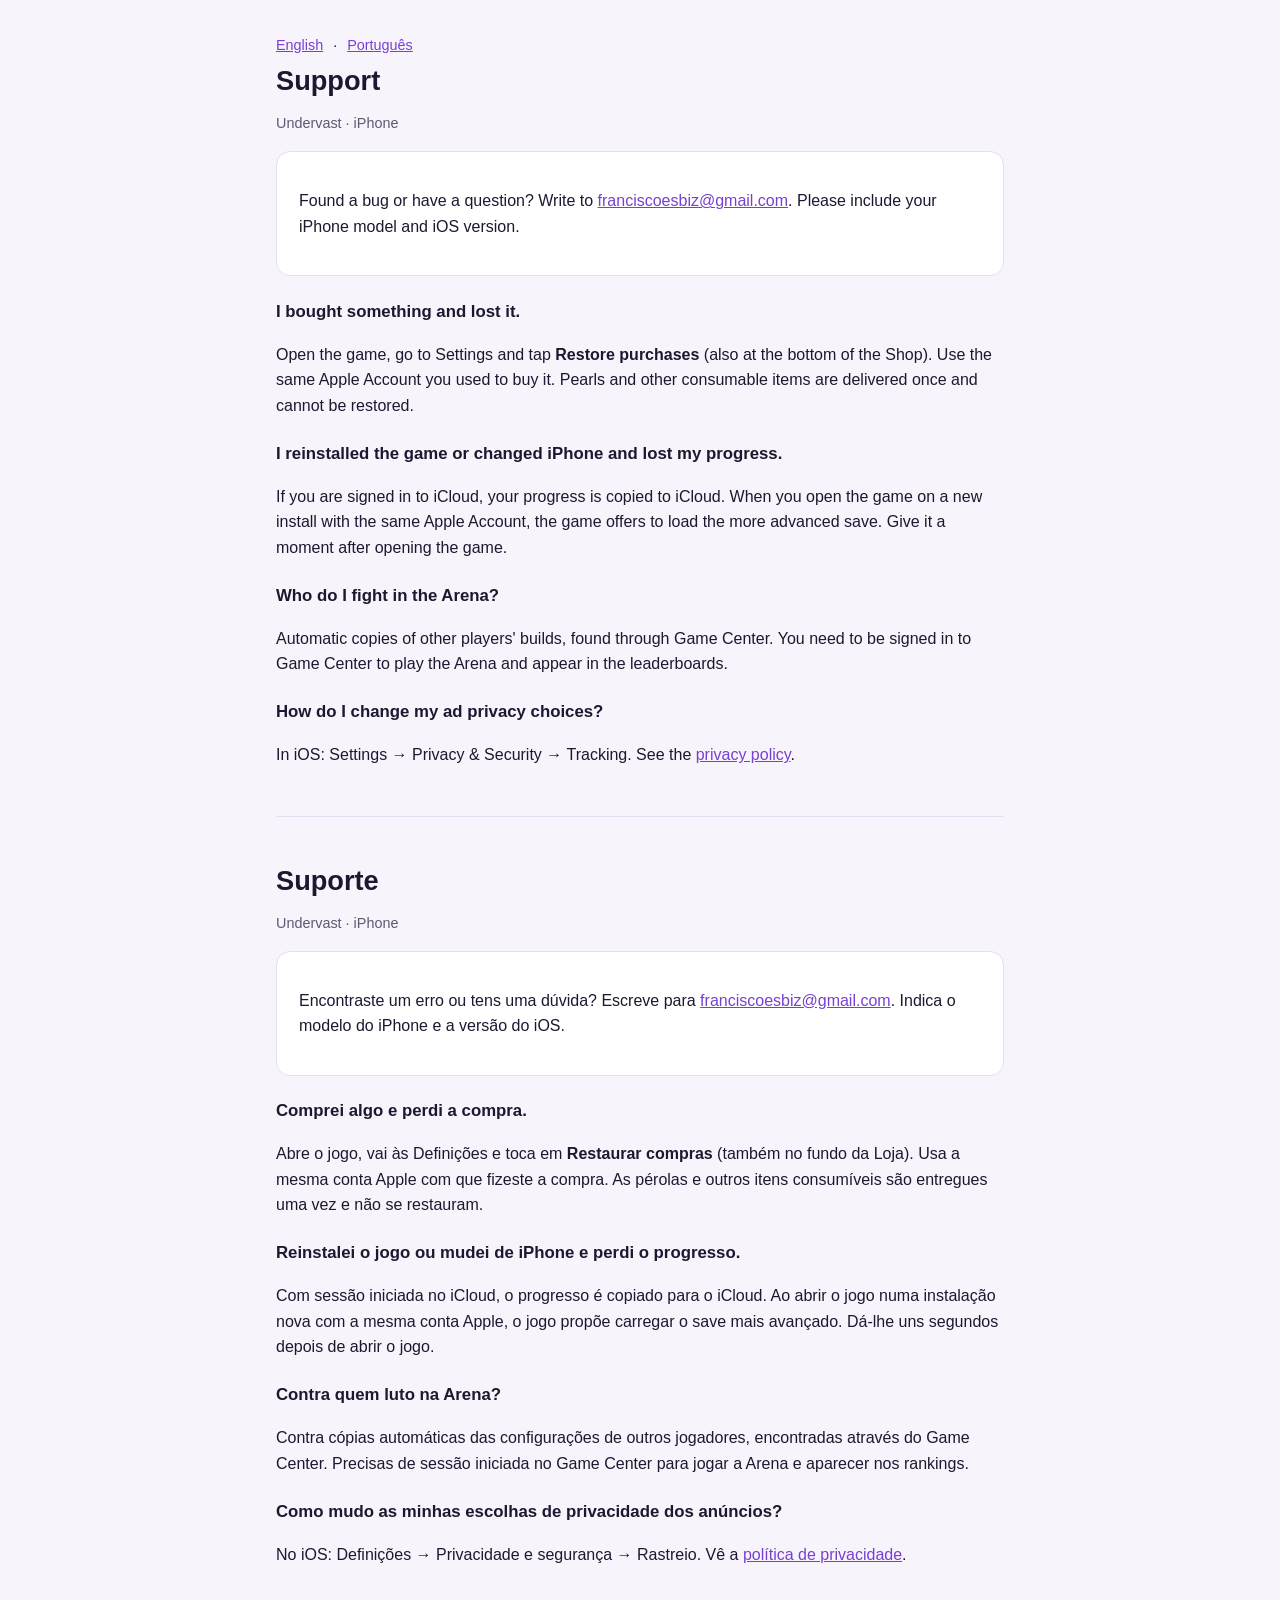
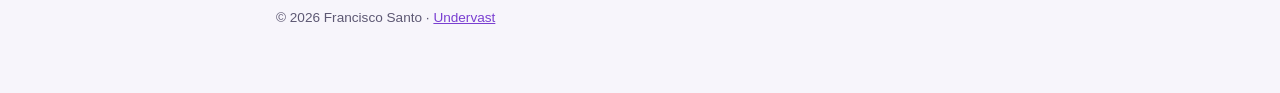
<file: undervast/support.html>
<!doctype html>
<html lang="en">
<head>
<meta charset="utf-8">
<meta name="viewport" content="width=device-width,initial-scale=1">
<title>Support · Undervast</title>
<link rel="stylesheet" href="/style.css">
</head>
<body>
<main>
  <div class="lang"><a href="#en">English</a> · <a href="#pt">Português</a></div>

  <section id="en">
  <h1>Support</h1>
  <p class="dim">Undervast · iPhone</p>
  <div class="card">
    <p>Found a bug or have a question? Write to
    <a href="mailto:franciscoesbiz@gmail.com?subject=Undervast">franciscoesbiz@gmail.com</a>.
    Please include your iPhone model and iOS version.</p>
  </div>
  <h3>I bought something and lost it.</h3>
  <p>Open the game, go to Settings and tap <strong>Restore purchases</strong> (also at the bottom of
  the Shop). Use the same Apple Account you used to buy it. Pearls and other consumable items
  are delivered once and cannot be restored.</p>
  <h3>I reinstalled the game or changed iPhone and lost my progress.</h3>
  <p>If you are signed in to iCloud, your progress is copied to iCloud. When you open the game
  on a new install with the same Apple Account, the game offers to load the more advanced save.
  Give it a moment after opening the game.</p>
  <h3>Who do I fight in the Arena?</h3>
  <p>Automatic copies of other players' builds, found through Game Center. You need to be
  signed in to Game Center to play the Arena and appear in the leaderboards.</p>
  <h3>How do I change my ad privacy choices?</h3>
  <p>In iOS: Settings → Privacy &amp; Security → Tracking. See the
  <a href="privacy.html#privacy">privacy policy</a>.</p>
  </section>

  <hr style="border:none;border-top:1px solid var(--line);margin:48px 0">

  <section id="pt" lang="pt">
  <h1>Suporte</h1>
  <p class="dim">Undervast · iPhone</p>
  <div class="card">
    <p>Encontraste um erro ou tens uma dúvida? Escreve para
    <a href="mailto:franciscoesbiz@gmail.com?subject=Undervast">franciscoesbiz@gmail.com</a>.
    Indica o modelo do iPhone e a versão do iOS.</p>
  </div>
  <h3>Comprei algo e perdi a compra.</h3>
  <p>Abre o jogo, vai às Definições e toca em <strong>Restaurar compras</strong> (também no fundo
  da Loja). Usa a mesma conta Apple com que fizeste a compra. As pérolas e outros itens
  consumíveis são entregues uma vez e não se restauram.</p>
  <h3>Reinstalei o jogo ou mudei de iPhone e perdi o progresso.</h3>
  <p>Com sessão iniciada no iCloud, o progresso é copiado para o iCloud. Ao abrir o jogo numa
  instalação nova com a mesma conta Apple, o jogo propõe carregar o save mais avançado. Dá-lhe
  uns segundos depois de abrir o jogo.</p>
  <h3>Contra quem luto na Arena?</h3>
  <p>Contra cópias automáticas das configurações de outros jogadores, encontradas através do
  Game Center. Precisas de sessão iniciada no Game Center para jogar a Arena e aparecer nos
  rankings.</p>
  <h3>Como mudo as minhas escolhas de privacidade dos anúncios?</h3>
  <p>No iOS: Definições → Privacidade e segurança → Rastreio. Vê a
  <a href="privacy.html#privacidade">política de privacidade</a>.</p>
  </section>

  <footer>© 2026 Francisco Santo · <a href="/undervast/">Undervast</a></footer>
</main>
</body>
</html>
</file>
<file: style.css>
:root{--bg:#f7f5fb;--card:#fff;--text:#1d1830;--dim:#5d5873;--accent:#7a3fd1;--line:#e4def0;color-scheme:light}
@media (prefers-color-scheme:dark){:root{--bg:#120f1c;--card:#1c1829;--text:#f1eef8;--dim:#a9a3bd;--accent:#c19bff;--line:#2e2842;color-scheme:dark}}
*{box-sizing:border-box}
body{margin:0;background:var(--bg);color:var(--text);font:16px/1.6 -apple-system,BlinkMacSystemFont,"Segoe UI",Roboto,sans-serif}
main{max-width:760px;margin:0 auto;padding:32px 16px 64px}
header{display:flex;align-items:center;gap:14px;margin-bottom:24px}
header img{width:64px;height:64px;border-radius:14px}
h1{font-size:1.7rem;margin:0;line-height:1.2}
h2{font-size:1.25rem;margin:2rem 0 .5rem}
h3{font-size:1.05rem;margin:1.4rem 0 .3rem}
p,li{color:var(--text)}
.dim{color:var(--dim);font-size:.9rem}
.card{background:var(--card);border:1px solid var(--line);border-radius:14px;padding:20px 22px;margin:16px 0}
a{color:var(--accent)}
nav{display:flex;gap:16px;flex-wrap:wrap;margin:8px 0 0}
.lang{display:inline-flex;gap:10px;font-size:.9rem;margin-bottom:8px}
footer{margin-top:40px;color:var(--dim);font-size:.85rem}
.store{display:inline-block;background:var(--accent);color:#fff;font-weight:600;text-decoration:none;padding:10px 18px;border-radius:12px}
@media (prefers-color-scheme:dark){.store{color:#120f1c}}
</file>
